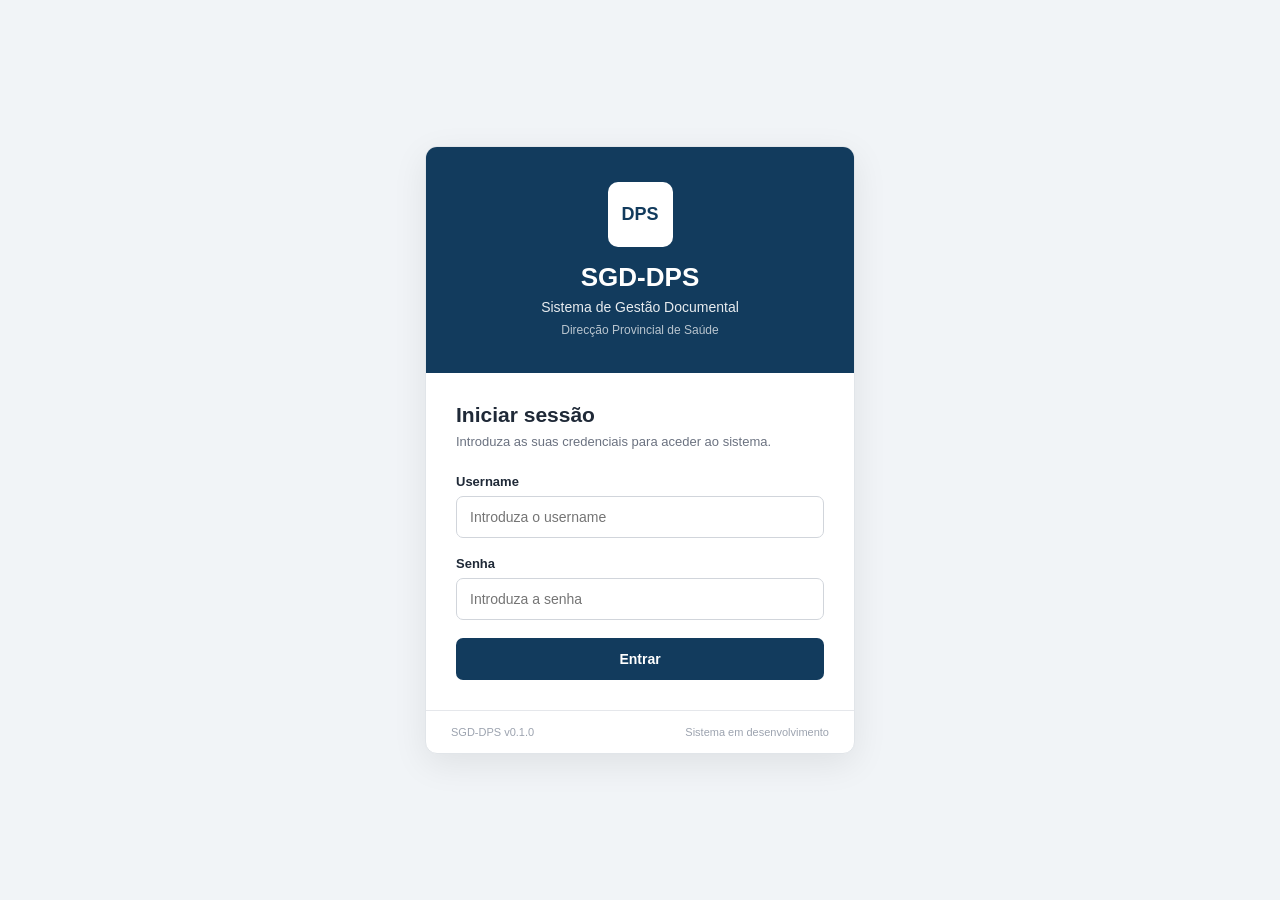
<file: frontend/login.html>
<!DOCTYPE html>
<html lang="pt">
<head>
    <meta charset="UTF-8">
    <meta name="viewport" content="width=device-width, initial-scale=1.0">

    <title>SGD-DPS | Login</title>

    <link rel="stylesheet" href="/frontend/css/login.css">
</head>

<body>

    <div class="login-page">

        <div class="login-card">

            <div class="logo-area">

                <div class="logo-icon">
                    DPS
                </div>

                <h1>SGD-DPS</h1>

                <p>
                    Sistema de Gestão Documental
                </p>

                <span>
                    Direcção Provincial de Saúde
                </span>

            </div>


            <div class="login-content">

                <h2>Iniciar sessão</h2>

                <p class="login-description">
                    Introduza as suas credenciais para aceder ao sistema.
                </p>


                <form id="login-form">

                    <div class="form-group">

                        <label for="username">
                            Username
                        </label>

                        <input
                            type="text"
                            id="username"
                            name="username"
                            placeholder="Introduza o username"
                            required
                        >

                    </div>


                    <div class="form-group">

                        <label for="senha">
                            Senha
                        </label>

                        <input
                            type="password"
                            id="senha"
                            name="senha"
                            placeholder="Introduza a senha"
                            required
                        >

                    </div>


                    <div
                        id="login-error"
                        class="login-error"
                    ></div>


                    <button
                        type="submit"
                        id="login-button"
                    >
                        Entrar
                    </button>

                </form>

            </div>


            <div class="login-footer">

                <span>
                    SGD-DPS v0.1.0
                </span>

                <span>
                    Sistema em desenvolvimento
                </span>

            </div>

        </div>

    </div>


    <script src="/frontend/js/login.js"></script>

</body>
</html>
</file>
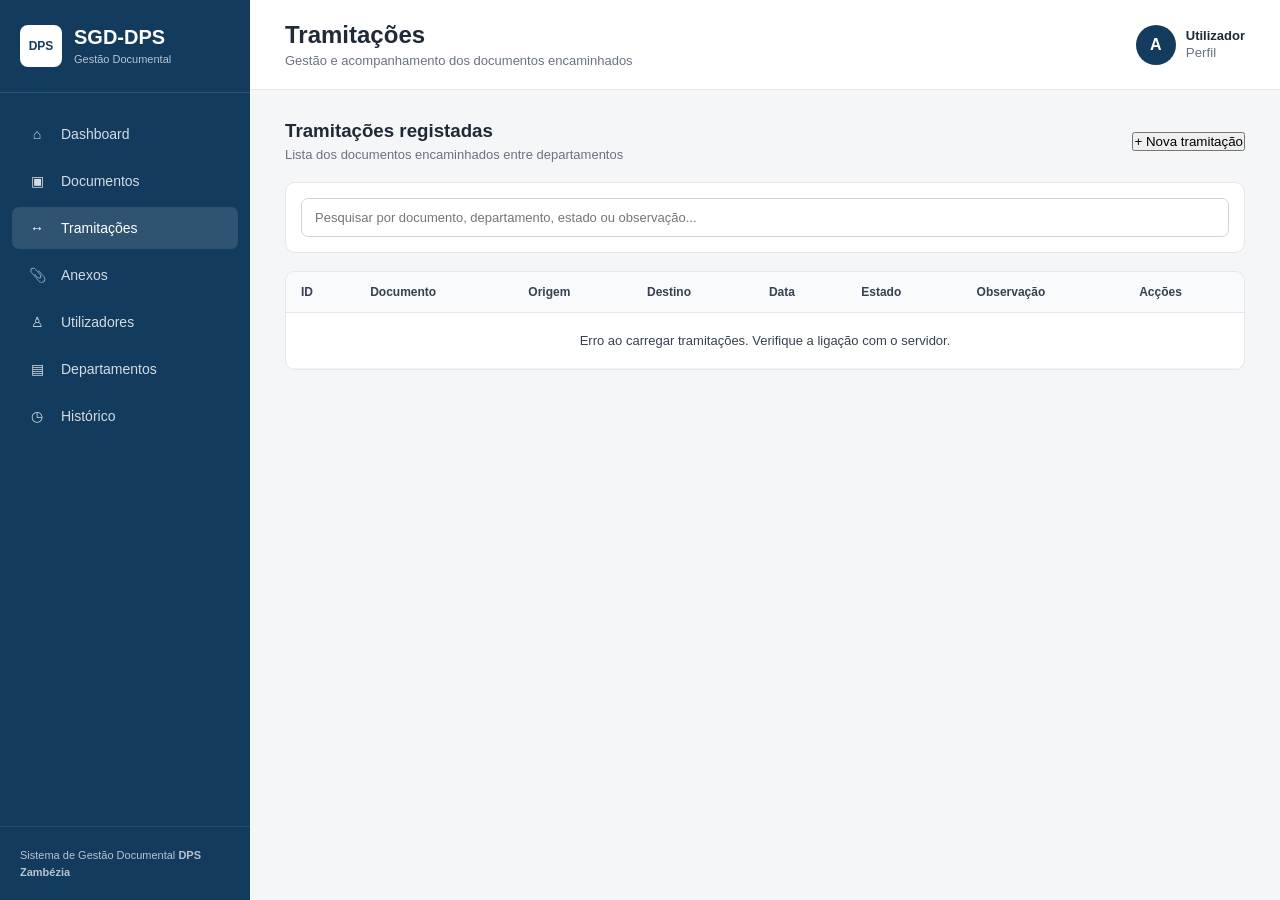
<file: frontend/tramitacoes.html>
<!DOCTYPE html>
<html lang="pt">

<head>
    <meta charset="UTF-8">
    <meta name="viewport" content="width=device-width, initial-scale=1.0">

    <title>SGD-DPS | Tramitações</title>

    <link rel="stylesheet" href="/frontend/css/style.css">
    <link rel="stylesheet" href="/frontend/css/documentos.css">
</head>

<body>

    <div class="app">

        <!-- MENU LATERAL -->
        <aside class="sidebar">

            <div class="logo">
                <div class="logo-icon">DPS</div>

                <div>
                    <h1>SGD-DPS</h1>
                    <span>Gestão Documental</span>
                </div>
            </div>

            <nav class="menu">

                <a href="/app" class="menu-item">
                    <span>⌂</span>
                    Dashboard
                </a>

                <a href="/documentos" class="menu-item">
                    <span>▣</span>
                    Documentos
                </a>

                <a href="/tramitacoes" class="menu-item active">
                    <span>↔</span>
                    Tramitações
                </a>

                <a href="#" class="menu-item">
                    <span>📎</span>
                    Anexos
                </a>

                <a href="#" class="menu-item">
                    <span>♙</span>
                    Utilizadores
                </a>

                <a href="#" class="menu-item">
                    <span>▤</span>
                    Departamentos
                </a>

                <a href="#" class="menu-item">
                    <span>◷</span>
                    Histórico
                </a>

            </nav>

            <div class="sidebar-footer">
                <span>Sistema de Gestão Documental</span>
                <strong>DPS Zambézia</strong>
            </div>

        </aside>


        <!-- CONTEÚDO -->
        <main class="main">

            <header class="topbar">

                <div>
                    <h2>Tramitações</h2>

                    <p>
                        Gestão e acompanhamento dos documentos encaminhados
                    </p>
                </div>

                <div class="user-area">

                    <div class="user-avatar">
                        A
                    </div>

                    <div>
                        <strong id="nome-utilizador">
                            Utilizador
                        </strong>

                        <small id="perfil-utilizador">
                            Perfil
                        </small>
                    </div>

                </div>

            </header>


            <section class="content">

                <!-- CABEÇALHO -->
                <div class="page-header">

                    <div>
                        <h3>Tramitações registadas</h3>

                        <p>
                            Lista dos documentos encaminhados entre departamentos
                        </p>
                    </div>

                    <button
                        type="button"
                        class="btn-primary"
                        id="botao-nova-tramitacao"
                    >
                        + Nova tramitação
                    </button>

                </div>


                <!-- PESQUISA -->
                <div class="search-panel">

                    <input
                        type="text"
                        id="pesquisa-tramitacoes"
                        placeholder="Pesquisar por documento, departamento, estado ou observação..."
                    >

                </div>


                <!-- TABELA -->
                <div class="documents-panel">

                    <div class="table-container">

                        <table>

                            <thead>

                                <tr>
                                    <th>ID</th>
                                    <th>Documento</th>
                                    <th>Origem</th>
                                    <th>Destino</th>
                                    <th>Data</th>
                                    <th>Estado</th>
                                    <th>Observação</th>
                                    <th>Acções</th>
                                </tr>

                            </thead>

                            <tbody id="tramitacoes-body">

                                <tr>
                                    <td colspan="8" class="loading">
                                        A carregar tramitações...
                                    </td>
                                </tr>

                            </tbody>

                        </table>

                    </div>

                </div>

            </section>

        </main>

    </div>


    <!-- =====================================================
         MODAL — NOVA TRAMITAÇÃO
         ===================================================== -->

    <div id="modal-tramitacao" class="modal-overlay">

        <div class="modal">

            <div class="modal-header">

                <div>
                    <h2>Nova tramitação</h2>

                    <p>
                        Encaminhar um documento para outro departamento
                    </p>
                </div>

                <button
                    type="button"
                    id="fechar-modal-tramitacao"
                    class="modal-close"
                >
                    ×
                </button>

            </div>


            <form id="form-tramitacao">

                <div class="form-grid">

                    <div class="form-group">

                        <label for="documento_id">
                            Documento *
                        </label>

                        <input
                            type="number"
                            id="documento_id"
                            required
                            placeholder="ID do documento"
                        >

                    </div>


                    <div class="form-group">

                        <label for="origem_departamento_id">
                            Departamento de origem
                        </label>

                        <input
                            type="number"
                            id="origem_departamento_id"
                            placeholder="ID do departamento"
                        >

                    </div>


                    <div class="form-group">

                        <label for="destino_departamento_id">
                            Departamento de destino
                        </label>

                        <input
                            type="number"
                            id="destino_departamento_id"
                            placeholder="ID do departamento"
                        >

                    </div>


                    <div class="form-group">

                        <label for="estado-tramitacao">
                            Estado
                        </label>

                        <select id="estado-tramitacao">

                            <option value="pendente">
                                Pendente
                            </option>

                            <option value="em_analise">
                                Em análise
                            </option>

                            <option value="concluido">
                                Concluído
                            </option>

                        </select>

                    </div>


                    <div class="form-group full-width">

                        <label for="observacao-tramitacao">
                            Observação
                        </label>

                        <textarea
                            id="observacao-tramitacao"
                            placeholder="Introduza uma observação sobre o encaminhamento"
                        ></textarea>

                    </div>

                </div>


                <div
                    id="mensagem-tramitacao"
                    class="form-message"
                ></div>


                <div class="modal-footer">

                    <button
                        type="button"
                        id="cancelar-tramitacao"
                        class="btn-cancel"
                    >
                        Cancelar
                    </button>

                    <button
                        type="submit"
                        id="guardar-tramitacao"
                        class="btn-save"
                    >
                        Guardar tramitação
                    </button>

                </div>

            </form>

        </div>

    </div>


    <!-- =====================================================
         MODAL — VER TRAMITAÇÃO
         ===================================================== -->

    <div id="modal-ver-tramitacao" class="modal-overlay">

        <div class="modal">

            <div class="modal-header">

                <div>
                    <h2>Ver tramitação</h2>

                    <p>
                        Detalhes do encaminhamento
                    </p>
                </div>

                <button
                    type="button"
                    id="fechar-modal-ver-tramitacao"
                    class="modal-close"
                >
                    ×
                </button>

            </div>


            <div class="document-details">

                <div class="detail-item">
                    <span>ID da tramitação</span>
                    <strong id="ver-tramitacao-id">-</strong>
                </div>

                <div class="detail-item">
                    <span>ID do documento</span>
                    <strong id="ver-documento-id">-</strong>
                </div>

                <div class="detail-item">
                    <span>Departamento de origem</span>
                    <strong id="ver-origem">-</strong>
                </div>

                <div class="detail-item">
                    <span>Departamento de destino</span>
                    <strong id="ver-destino">-</strong>
                </div>

                <div class="detail-item">
                    <span>Encaminhado por</span>
                    <strong id="ver-encaminhado-por">-</strong>
                </div>

                <div class="detail-item">
                    <span>Data de encaminhamento</span>
                    <strong id="ver-data-tramitacao">-</strong>
                </div>

                <div class="detail-item">
                    <span>Estado</span>
                    <strong id="ver-estado-tramitacao">-</strong>
                </div>

                <div class="detail-item full-width">
                    <span>Observação</span>
                    <strong id="ver-observacao">-</strong>
                </div>

            </div>


            <div class="modal-footer">

                <button
                    type="button"
                    id="fechar-tramitacao"
                    class="btn-cancel"
                >
                    Fechar
                </button>

            </div>

        </div>

    </div>


    <!-- =====================================================
         MODAL — EDITAR TRAMITAÇÃO
         ===================================================== -->

    <div id="modal-editar-tramitacao" class="modal-overlay">

        <div class="modal">

            <div class="modal-header">

                <div>
                    <h2>Editar tramitação</h2>

                    <p>
                        Actualizar o encaminhamento
                    </p>
                </div>

                <button
                    type="button"
                    id="fechar-modal-editar-tramitacao"
                    class="modal-close"
                >
                    ×
                </button>

            </div>


            <form id="form-editar-tramitacao">

                <div class="form-grid">

                    <div class="form-group">

                        <label for="editar-origem_departamento_id">
                            Departamento de origem
                        </label>

                        <input
                            type="number"
                            id="editar-origem_departamento_id"
                        >

                    </div>


                    <div class="form-group">

                        <label for="editar-destino_departamento_id">
                            Departamento de destino
                        </label>

                        <input
                            type="number"
                            id="editar-destino_departamento_id"
                        >

                    </div>


                    <div class="form-group">

                        <label for="editar-estado-tramitacao">
                            Estado
                        </label>

                        <select id="editar-estado-tramitacao">

                            <option value="pendente">
                                Pendente
                            </option>

                            <option value="em_analise">
                                Em análise
                            </option>

                            <option value="concluido">
                                Concluído
                            </option>

                        </select>

                    </div>


                    <div class="form-group full-width">

                        <label for="editar-observacao-tramitacao">
                            Observação
                        </label>

                        <textarea
                            id="editar-observacao-tramitacao"
                        ></textarea>

                    </div>

                </div>


                <div
                    id="mensagem-editar-tramitacao"
                    class="form-message"
                ></div>


                <div class="modal-footer">

                    <button
                        type="button"
                        id="cancelar-edicao-tramitacao"
                        class="btn-cancel"
                    >
                        Cancelar
                    </button>

                    <button
                        type="submit"
                        id="guardar-edicao-tramitacao"
                        class="btn-save"
                    >
                        Guardar alterações
                    </button>

                </div>

            </form>

        </div>

    </div>


    <script src="/frontend/js/tramitacoes.js"></script>

</body>

</html>
</file>
<file: frontend/css/login.css>
* {
    margin: 0;
    padding: 0;
    box-sizing: border-box;
}

body {
    font-family: Arial, Helvetica, sans-serif;
    background: #f1f4f7;
    color: #1f2937;
}

.login-page {
    min-height: 100vh;
    display: flex;
    align-items: center;
    justify-content: center;
    padding: 20px;
}

.login-card {
    width: 100%;
    max-width: 430px;
    background: white;
    border-radius: 12px;
    border: 1px solid #e1e5e9;
    overflow: hidden;
    box-shadow: 0 10px 35px rgba(0, 0, 0, 0.08);
}

.logo-area {
    background: #123b5d;
    color: white;
    text-align: center;
    padding: 35px 25px;
}

.logo-icon {
    width: 65px;
    height: 65px;
    margin: 0 auto 15px;
    background: white;
    color: #123b5d;
    border-radius: 10px;

    display: flex;
    align-items: center;
    justify-content: center;

    font-size: 18px;
    font-weight: bold;
}

.logo-area h1 {
    font-size: 26px;
    margin-bottom: 6px;
}

.logo-area p {
    font-size: 14px;
    margin-bottom: 5px;
    opacity: 0.9;
}

.logo-area span {
    font-size: 12px;
    opacity: 0.7;
}

.login-content {
    padding: 30px;
}

.login-content h2 {
    font-size: 21px;
    margin-bottom: 7px;
}

.login-description {
    color: #6b7280;
    font-size: 13px;
    margin-bottom: 25px;
}

.form-group {
    margin-bottom: 18px;
}

.form-group label {
    display: block;
    font-size: 13px;
    font-weight: bold;
    margin-bottom: 7px;
}

.form-group input {
    width: 100%;
    padding: 12px 13px;
    border: 1px solid #d1d5db;
    border-radius: 7px;
    font-size: 14px;
    outline: none;
}

.form-group input:focus {
    border-color: #123b5d;
    box-shadow: 0 0 0 2px rgba(18, 59, 93, 0.1);
}

#login-button {
    width: 100%;
    padding: 13px;
    background: #123b5d;
    color: white;
    border: none;
    border-radius: 7px;

    font-size: 14px;
    font-weight: bold;

    cursor: pointer;
}

#login-button:hover {
    background: #0e304b;
}

#login-button:disabled {
    opacity: 0.6;
    cursor: not-allowed;
}

.login-error {
    display: none;
    margin-bottom: 15px;
    padding: 10px 12px;
    border-radius: 6px;
    background: #fef2f2;
    color: #b91c1c;
    font-size: 13px;
}

.login-footer {
    border-top: 1px solid #e5e7eb;
    padding: 15px 25px;

    display: flex;
    justify-content: space-between;

    color: #9ca3af;
    font-size: 11px;
}
</file>
<file: frontend/css/style.css>
* {
    margin: 0;
    padding: 0;
    box-sizing: border-box;
}

body {
    font-family: Arial, Helvetica, sans-serif;
    background: #f4f6f8;
    color: #1f2937;
}

.app {
    display: flex;
    min-height: 100vh;
}


/* =========================
   SIDEBAR
========================= */

.sidebar {
    width: 250px;
    background: #123b5d;
    color: white;
    display: flex;
    flex-direction: column;
    position: fixed;
    left: 0;
    top: 0;
    bottom: 0;
}

.logo {
    display: flex;
    align-items: center;
    gap: 12px;
    padding: 25px 20px;
    border-bottom: 1px solid rgba(255,255,255,0.12);
}

.logo-icon {
    width: 42px;
    height: 42px;
    background: white;
    color: #123b5d;
    border-radius: 8px;
    display: flex;
    align-items: center;
    justify-content: center;
    font-weight: bold;
    font-size: 12px;
}

.logo h1 {
    font-size: 20px;
}

.logo span {
    font-size: 11px;
    opacity: 0.7;
}

.menu {
    padding: 20px 12px;
    flex: 1;
}

.menu-item {
    display: flex;
    align-items: center;
    gap: 14px;
    padding: 13px 15px;
    margin-bottom: 5px;
    border-radius: 7px;
    color: rgba(255,255,255,0.82);
    text-decoration: none;
    font-size: 14px;
    transition: 0.2s;
}

.menu-item span {
    width: 20px;
    text-align: center;
}

.menu-item:hover,
.menu-item.active {
    background: rgba(255,255,255,0.12);
    color: white;
}

.sidebar-footer {
    padding: 20px;
    border-top: 1px solid rgba(255,255,255,0.12);
    font-size: 11px;
    opacity: 0.7;
    line-height: 1.5;
}


/* =========================
   MAIN
========================= */

.main {
    margin-left: 250px;
    width: calc(100% - 250px);
}


/* =========================
   TOPBAR
========================= */

.topbar {
    height: 90px;
    background: white;
    border-bottom: 1px solid #e5e7eb;
    display: flex;
    justify-content: space-between;
    align-items: center;
    padding: 0 35px;
}

.topbar h2 {
    font-size: 24px;
    margin-bottom: 4px;
}

.topbar p {
    font-size: 13px;
    color: #6b7280;
}

.user-area {
    display: flex;
    align-items: center;
    gap: 10px;
}

.user-avatar {
    width: 40px;
    height: 40px;
    border-radius: 50%;
    background: #123b5d;
    color: white;
    display: flex;
    align-items: center;
    justify-content: center;
    font-weight: bold;
}

.user-area strong {
    display: block;
    font-size: 13px;
}

.user-area small {
    color: #6b7280;
}


/* =========================
   CONTENT
========================= */

.content {
    padding: 30px 35px;
}


/* =========================
   CARDS
========================= */

.cards {
    display: grid;
    grid-template-columns: repeat(3, 1fr);
    gap: 18px;
    margin-bottom: 25px;
}

.card {
    background: white;
    border: 1px solid #e5e7eb;
    border-radius: 10px;
    padding: 22px;
    display: flex;
    align-items: center;
    gap: 16px;
}

.card-icon {
    width: 45px;
    height: 45px;
    background: #edf4f8;
    color: #123b5d;
    border-radius: 8px;
    display: flex;
    align-items: center;
    justify-content: center;
    font-weight: bold;
    font-size: 18px;
}

.card span {
    display: block;
    color: #6b7280;
    font-size: 12px;
    margin-bottom: 5px;
}

.card strong {
    font-size: 26px;
    color: #111827;
}


/* =========================
   ACTIVITY
========================= */

.activity-panel {
    background: white;
    border: 1px solid #e5e7eb;
    border-radius: 10px;
    overflow: hidden;
}

.panel-header {
    padding: 22px 25px;
    border-bottom: 1px solid #e5e7eb;
}

.panel-header h3 {
    font-size: 17px;
    margin-bottom: 4px;
}

.panel-header p {
    color: #6b7280;
    font-size: 12px;
}

.activity-item {
    display: flex;
    align-items: flex-start;
    gap: 15px;
    padding: 17px 25px;
    border-bottom: 1px solid #f0f0f0;
}

.activity-item:last-child {
    border-bottom: none;
}

.activity-icon {
    width: 36px;
    height: 36px;
    border-radius: 50%;
    background: #edf4f8;
    color: #123b5d;
    display: flex;
    align-items: center;
    justify-content: center;
    flex-shrink: 0;
}

.activity-info {
    flex: 1;
}

.activity-action {
    font-size: 13px;
    font-weight: bold;
    margin-bottom: 4px;
}

.activity-description {
    font-size: 12px;
    color: #6b7280;
}

.activity-date {
    font-size: 11px;
    color: #9ca3af;
    white-space: nowrap;
}

.loading {
    padding: 30px;
    text-align: center;
    color: #6b7280;
}


/* =========================
   RESPONSIVO
========================= */

@media (max-width: 900px) {

    .sidebar {
        width: 210px;
    }

    .main {
        margin-left: 210px;
        width: calc(100% - 210px);
    }

    .cards {
        grid-template-columns: repeat(2, 1fr);
    }
}


@media (max-width: 650px) {

    .sidebar {
        display: none;
    }

    .main {
        margin-left: 0;
        width: 100%;
    }

    .cards {
        grid-template-columns: 1fr;
    }

    .topbar {
        padding: 0 20px;
    }

    .content {
        padding: 20px;
    }
}
</file>
<file: frontend/css/documentos.css>
/* =====================================================
   CABEÇALHO
   ===================================================== */

.page-header {
    display: flex;
    justify-content: space-between;
    align-items: center;
    margin-bottom: 20px;
}

.page-header h3 {
    margin: 0 0 5px;
}

.page-header p {
    margin: 0;
    color: #6b7280;
    font-size: 13px;
}


/* =====================================================
   PESQUISA
   ===================================================== */

.search-panel {
    background: white;
    border: 1px solid #e5e7eb;
    border-radius: 10px;
    padding: 15px;
    margin-bottom: 18px;
}

.search-box {
    display: flex;
    gap: 10px;
}

.search-panel input {
    width: 100%;
    border: 1px solid #d1d5db;
    border-radius: 7px;
    padding: 11px 13px;
    font-size: 13px;
    outline: none;
    box-sizing: border-box;
}

.search-panel input:focus {
    border-color: #123b5d;
}

.search-box input {
    flex: 1;
}

.btn-search {
    border: none;
    background: #123b5d;
    color: white;
    padding: 11px 18px;
    border-radius: 7px;
    font-size: 13px;
    font-weight: bold;
    cursor: pointer;
    white-space: nowrap;
}

.btn-search:hover {
    background: #0e304b;
}

.btn-clear {
    border: 1px solid #d1d5db;
    background: white;
    color: #4b5563;
    padding: 11px 18px;
    border-radius: 7px;
    font-size: 13px;
    cursor: pointer;
    white-space: nowrap;
}

.btn-clear:hover {
    background: #f3f4f6;
}


/* =====================================================
   TABELA
   ===================================================== */

.documents-panel {
    background: white;
    border: 1px solid #e5e7eb;
    border-radius: 10px;
    overflow: hidden;
}

.table-container {
    width: 100%;
    overflow-x: auto;
}

table {
    width: 100%;
    border-collapse: collapse;
}

th {
    background: #f8fafc;
    color: #374151;
    font-size: 12px;
    font-weight: 700;
    text-align: left;
    padding: 13px 15px;
    border-bottom: 1px solid #e5e7eb;
    white-space: nowrap;
}

td {
    padding: 13px 15px;
    font-size: 13px;
    color: #374151;
    border-bottom: 1px solid #f1f5f9;
}

tr:hover td {
    background: #fafafa;
}

.document-number {
    font-weight: 700;
    color: #123b5d;
    white-space: nowrap;
}


/* =====================================================
   PRIORIDADE
   ===================================================== */

.priority {
    display: inline-block;
    padding: 4px 9px;
    border-radius: 20px;
    font-size: 11px;
    font-weight: 700;
    text-transform: capitalize;
}

.priority-normal {
    background: #f3f4f6;
    color: #4b5563;
}

.priority-alta {
    background: #fff7ed;
    color: #c2410c;
}

.priority-urgente {
    background: #fef2f2;
    color: #b91c1c;
}


/* =====================================================
   ESTADO
   ===================================================== */

.status {
    display: inline-block;
    padding: 4px 9px;
    border-radius: 20px;
    font-size: 11px;
    font-weight: 700;
}

.status-recebido {
    background: #eff6ff;
    color: #1d4ed8;
}

.status-analise {
    background: #fff7ed;
    color: #c2410c;
}

.status-concluido {
    background: #f0fdf4;
    color: #15803d;
}


/* =====================================================
   ACÇÕES
   ===================================================== */

.document-actions {
    display: flex;
    align-items: center;
    gap: 6px;
}

.btn-action {
    width: 32px;
    height: 32px;
    border: none;
    border-radius: 6px;
    cursor: pointer;
    display: inline-flex;
    align-items: center;
    justify-content: center;
    font-size: 14px;
}

.btn-view {
    background: #eff6ff;
    color: #1d4ed8;
}

.btn-view:hover {
    background: #dbeafe;
}

.btn-edit {
    background: #fff7ed;
    color: #c2410c;
}

.btn-edit:hover {
    background: #ffedd5;
}

.btn-delete {
    background: #fef2f2;
    color: #b91c1c;
}

.btn-delete:hover {
    background: #fee2e2;
}

.btn-action:disabled {
    opacity: 0.5;
    cursor: not-allowed;
}


/* =====================================================
   MODAIS
   ===================================================== */

.modal-overlay {
    display: none;
    position: fixed;
    inset: 0;
    background: rgba(0, 0, 0, 0.45);
    z-index: 1000;
    align-items: center;
    justify-content: center;
    padding: 20px;
}

.modal-overlay.active {
    display: flex;
}

.modal {
    width: 100%;
    max-width: 850px;
    max-height: 90vh;
    overflow-y: auto;
    background: white;
    border-radius: 12px;
    box-shadow: 0 20px 50px rgba(0, 0, 0, 0.2);
}

.modal-header {
    display: flex;
    justify-content: space-between;
    align-items: flex-start;
    padding: 22px 25px;
    border-bottom: 1px solid #e5e7eb;
}

.modal-header h2 {
    margin: 0 0 5px;
    color: #123b5d;
}

.modal-header p {
    margin: 0;
    color: #6b7280;
    font-size: 13px;
}

.modal-close {
    border: none;
    background: none;
    font-size: 28px;
    color: #6b7280;
    cursor: pointer;
}

.modal-close:hover {
    color: #111827;
}


/* =====================================================
   FORMULÁRIOS
   ===================================================== */

#form-documento,
#form-editar-documento {
    padding: 25px;
}

.form-grid {
    display: grid;
    grid-template-columns: 1fr 1fr;
    gap: 18px;
}

.form-group {
    display: flex;
    flex-direction: column;
}

.form-group.full-width {
    grid-column: 1 / -1;
}

.form-group label {
    margin-bottom: 7px;
    font-size: 13px;
    font-weight: bold;
    color: #374151;
}

.form-group input,
.form-group textarea,
.form-group select {
    width: 100%;
    box-sizing: border-box;
    border: 1px solid #d1d5db;
    border-radius: 7px;
    padding: 11px 12px;
    font-size: 13px;
    outline: none;
    font-family: inherit;
}

.form-group textarea {
    min-height: 90px;
    resize: vertical;
}

.form-group input:focus,
.form-group textarea:focus,
.form-group select:focus {
    border-color: #123b5d;
}


/* =====================================================
   MENSAGENS
   ===================================================== */

.form-message {
    display: none;
    margin-top: 18px;
    padding: 11px 13px;
    border-radius: 7px;
    font-size: 13px;
}

.form-message.error {
    display: block;
    background: #fef2f2;
    color: #b91c1c;
}

.form-message.success {
    display: block;
    background: #f0fdf4;
    color: #15803d;
}


/* =====================================================
   RODAPÉ DO MODAL
   ===================================================== */

.modal-footer {
    display: flex;
    justify-content: flex-end;
    gap: 10px;
    margin-top: 25px;
    padding: 20px 25px 25px;
    border-top: 1px solid #e5e7eb;
}

.btn-cancel,
.btn-save {
    border: none;
    padding: 11px 20px;
    border-radius: 7px;
    font-size: 13px;
    font-weight: bold;
    cursor: pointer;
}

.btn-cancel {
    background: #f3f4f6;
    color: #374151;
}

.btn-cancel:hover {
    background: #e5e7eb;
}

.btn-save {
    background: #123b5d;
    color: white;
}

.btn-save:hover {
    background: #0e304b;
}

.btn-save:disabled {
    opacity: 0.6;
    cursor: not-allowed;
}


/* =====================================================
   VISUALIZAÇÃO DO DOCUMENTO
   ===================================================== */

.modal-view {
    max-width: 800px;
}

.document-details {
    padding: 25px;
    display: grid;
    grid-template-columns: 1fr 1fr;
    gap: 18px;
}

.detail-item {
    display: flex;
    flex-direction: column;
    gap: 6px;
    padding-bottom: 12px;
    border-bottom: 1px solid #e5e7eb;
}

.detail-item span {
    font-size: 12px;
    color: #6b7280;
}

.detail-item strong {
    font-size: 14px;
    color: #1f2937;
    font-weight: 600;
}

.detail-full {
    grid-column: 1 / -1;
}


/* =====================================================
   LOADING / ERRO
   ===================================================== */

.loading {
    text-align: center;
    padding: 25px;
    color: #6b7280;
}

.error-message {
    text-align: center;
    padding: 25px;
    color: #b91c1c;
}


/* =====================================================
   RESPONSIVO
   ===================================================== */

@media (max-width: 700px) {

    .page-header {
        flex-direction: column;
        align-items: flex-start;
        gap: 15px;
    }

    .search-box {
        flex-direction: column;
    }

    .btn-search,
    .btn-clear {
        width: 100%;
    }

    .form-grid {
        grid-template-columns: 1fr;
    }

    .form-group.full-width {
        grid-column: auto;
    }

    .document-details {
        grid-template-columns: 1fr;
    }

    .detail-full {
        grid-column: auto;
    }

    .document-actions {
        flex-wrap: wrap;
    }

}
</file>
